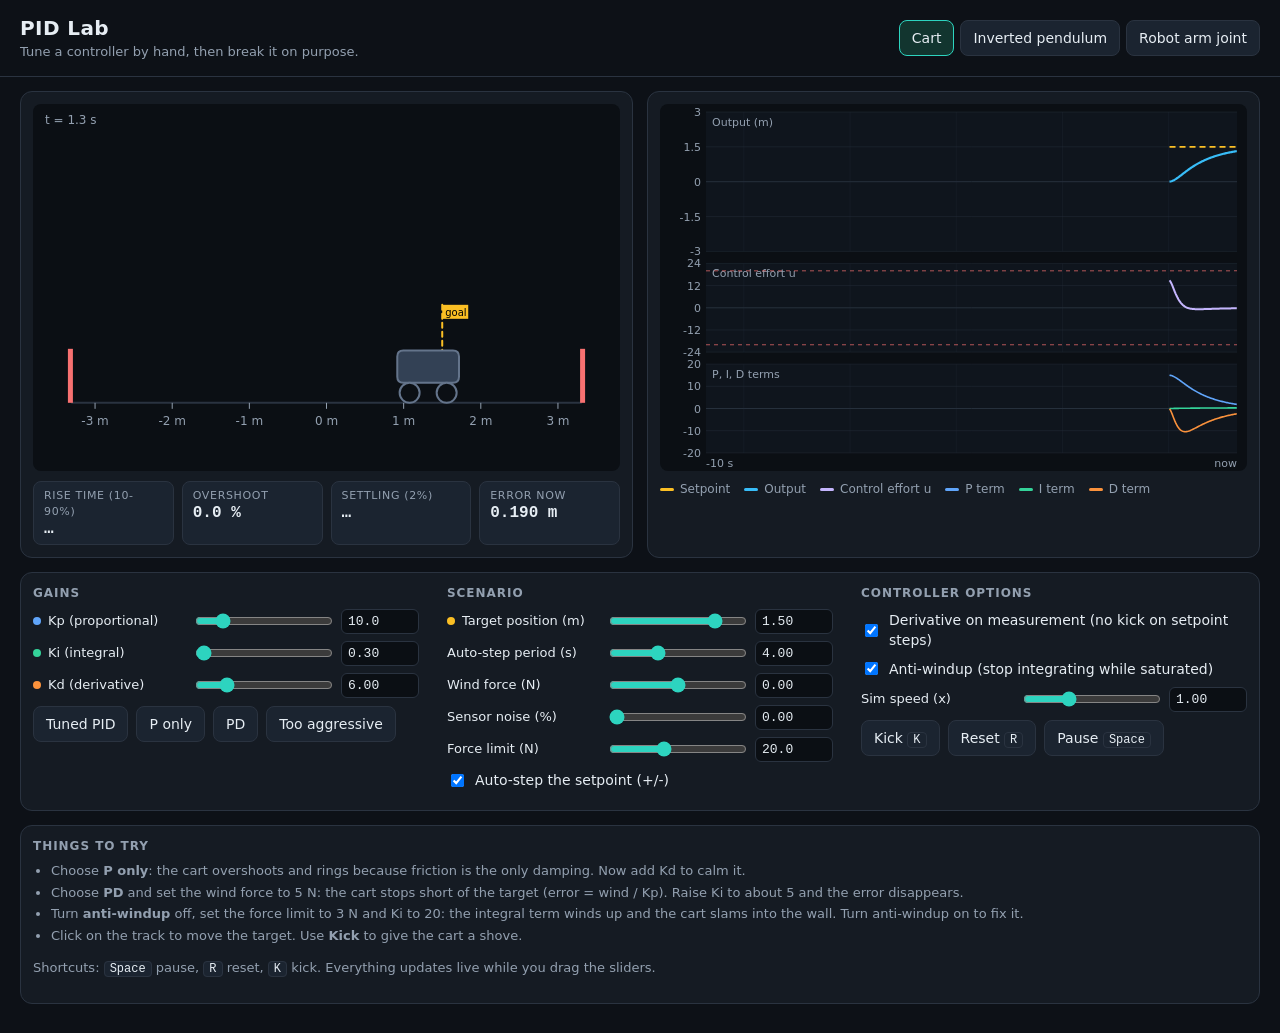
<file: projects/pid-lab/index.html>
<!doctype html>
<html lang="en">
<head>
<meta charset="utf-8">
<meta name="viewport" content="width=device-width, initial-scale=1">
<title>PID Lab</title>
<style>
  :root{
    --bg:#0d1117; --panel:#151b23; --panel2:#1b2430; --line:#2a3340; --text:#e6edf3; --mute:#93a0b0;
    --acc:#2dd4bf; --sp:#fbbf24; --out:#38bdf8; --u:#c4b5fd; --p:#60a5fa; --i:#34d399; --d:#fb923c; --bad:#f87171;
  }
  *{box-sizing:border-box}
  [hidden]{display:none!important}
  body{margin:0;background:var(--bg);color:var(--text);font:14px/1.45 system-ui,"Segoe UI",Roboto,sans-serif}
  header{display:flex;flex-wrap:wrap;gap:12px;align-items:center;justify-content:space-between;padding:14px 20px;border-bottom:1px solid var(--line)}
  h1{font-size:20px;margin:0;letter-spacing:.02em}
  .sub{color:var(--mute);font-size:13px}
  h3{margin:0 0 6px;font-size:12px;letter-spacing:.08em;text-transform:uppercase;color:var(--mute)}
  main{display:grid;grid-template-columns:minmax(300px,1fr) minmax(300px,1fr);gap:14px;padding:14px 20px 28px;max-width:1500px;margin:0 auto}
  .card{background:var(--panel);border:1px solid var(--line);border-radius:12px;padding:12px}
  canvas{display:block;width:100%;aspect-ratio:16/10;border-radius:8px;background:#0b0f14;touch-action:manipulation}
  .btn{background:var(--panel2);color:var(--text);border:1px solid var(--line);border-radius:8px;padding:7px 12px;cursor:pointer;font:inherit}
  .btn:hover{border-color:var(--acc)}
  .btn:focus-visible,input:focus-visible{outline:2px solid var(--acc);outline-offset:2px}
  .btn[aria-pressed=true]{background:#12352f;border-color:var(--acc)}
  .tabs{display:flex;gap:6px;flex-wrap:wrap}
  .chips{display:grid;grid-template-columns:repeat(4,1fr);gap:8px;margin-top:10px}
  .chip{background:var(--panel2);border:1px solid var(--line);border-radius:8px;padding:6px 10px;min-width:0}
  .chip span{display:block;color:var(--mute);font-size:11px;text-transform:uppercase;letter-spacing:.06em}
  .chip b{display:block;font:600 16px ui-monospace,Consolas,monospace;white-space:nowrap;overflow:hidden;text-overflow:ellipsis}
  .legend{display:flex;flex-wrap:wrap;gap:14px;margin-top:10px;color:var(--mute);font-size:12px}
  .legend i{display:inline-block;width:14px;height:3px;border-radius:2px;margin-right:6px;vertical-align:middle}
  .controls{grid-column:1/-1;display:grid;grid-template-columns:repeat(auto-fit,minmax(300px,1fr));gap:14px 28px}
  .row{display:grid;grid-template-columns:150px 1fr 78px;gap:10px;align-items:center;margin:7px 0}
  .row .lab{font-size:13px}
  .row .lab i{display:inline-block;width:8px;height:8px;border-radius:50%;margin-right:7px}
  input[type=range]{width:100%;accent-color:var(--acc)}
  input[type=number]{width:100%;background:#0b0f14;color:var(--text);border:1px solid var(--line);border-radius:6px;padding:4px 6px;font:13px ui-monospace,Consolas,monospace}
  .check{display:flex;gap:8px;align-items:center;margin:8px 0;cursor:pointer}
  .btns{display:flex;flex-wrap:wrap;gap:8px;margin:8px 0}
  .help{grid-column:1/-1;color:var(--mute);font-size:13px}
  .help ul{margin:6px 0 0 18px;padding:0}
  .help li{margin:3px 0}
  kbd{background:var(--panel2);border:1px solid var(--line);border-radius:4px;padding:0 5px;font:12px ui-monospace,Consolas,monospace;color:var(--text)}
  @media (max-width:860px){ main{grid-template-columns:1fr;padding:12px} .row{grid-template-columns:120px 1fr 70px} .chips{grid-template-columns:repeat(2,1fr)} }
</style>
</head>
<body>
<header>
  <div>
    <h1>PID Lab</h1>
    <div class="sub">Tune a controller by hand, then break it on purpose.</div>
  </div>
  <nav class="tabs" id="tabs" aria-label="Choose a plant"></nav>
</header>

<main>
  <section class="card">
    <canvas id="sim" aria-label="Animation of the controlled system"></canvas>
    <div class="chips" id="chips"></div>
  </section>

  <section class="card">
    <canvas id="scope" aria-label="Plots of response, control effort and PID terms"></canvas>
    <div class="legend">
      <span><i style="background:var(--sp)"></i>Setpoint</span>
      <span><i style="background:var(--out)"></i>Output</span>
      <span><i style="background:var(--u)"></i>Control effort u</span>
      <span><i style="background:var(--p)"></i>P term</span>
      <span><i style="background:var(--i)"></i>I term</span>
      <span><i style="background:var(--d)"></i>D term</span>
    </div>
  </section>

  <section class="card controls">
    <div>
      <h3>Gains</h3>
      <div id="rows-gains"></div>
      <div class="btns" id="presets" aria-label="Gain presets"></div>
    </div>
    <div>
      <h3>Scenario</h3>
      <div id="rows-scenario"></div>
      <label class="check" id="auto-wrap"><input type="checkbox" id="chk-auto"> Auto-step the setpoint (+/-)</label>
    </div>
    <div>
      <h3>Controller options</h3>
      <label class="check"><input type="checkbox" id="chk-dMeas"> Derivative on measurement (no kick on setpoint steps)</label>
      <label class="check"><input type="checkbox" id="chk-aw"> Anti-windup (stop integrating while saturated)</label>
      <div id="rows-run"></div>
      <div class="btns">
        <button class="btn" id="btn-kick">Kick <kbd>K</kbd></button>
        <button class="btn" id="btn-reset">Reset <kbd>R</kbd></button>
        <button class="btn" id="btn-pause" aria-pressed="false">Pause <kbd>Space</kbd></button>
      </div>
    </div>
  </section>

  <section class="card help" id="help"></section>
</main>

<script>
/* ======================================================================
   SIM CORE START  (pure maths, no DOM)
   ====================================================================== */
const DT = 1 / 240;          // physics + controller step (s)
const G = 9.81;
const clamp = (v, lo, hi) => Math.min(hi, Math.max(lo, v));

function gauss() {
  let u = 0;
  while (u === 0) u = Math.random();
  return Math.sqrt(-2 * Math.log(u)) * Math.cos(2 * Math.PI * Math.random());
}

// One RK4 step of ds/dt = f(s, u, d), with u and d held constant over the step.
function rk4(f, s, u, d, dt) {
  const add = (a, b, k) => a.map((v, i) => v + b[i] * k);
  const k1 = f(s, u, d);
  const k2 = f(add(s, k1, dt / 2), u, d);
  const k3 = f(add(s, k2, dt / 2), u, d);
  const k4 = f(add(s, k3, dt), u, d);
  return s.map((v, i) => v + (dt / 6) * (k1[i] + 2 * k2[i] + 2 * k3[i] + k4[i]));
}

/* ---- Plants -------------------------------------------------------------
   Each plant: state vector s, input u (force or torque), constant disturbance d.
   scale converts SI -> display units (rad -> deg).                           */
const PLANTS = {
  // Mass on a track with viscous friction: m x'' = u + d - b x'
  cart: {
    id: 'cart', label: 'Cart', reverse: false, scale: 1, unit: 'm', scopeRange: [-3, 3], noiseMax: 0.05,
    init: () => [0, 0],
    deriv: (s, u, d) => [s[1], (u + d - 1.0 * s[1]) / 1.0],
    measure: (s) => s[0],
    constrain(sim) {
      const s = sim.s;
      if (Math.abs(s[0]) > 3) { s[0] = Math.sign(s[0]) * 3; s[1] = 0; sim.hit = true; }
    },
    failed: () => false,
    kick: (s) => { s[1] += 2.5; },
  },

  // Inverted pendulum on a cart. State: [x, v, theta, omega], theta from upright (+ = leaning to +x).
  pendulum: {
    id: 'pendulum', label: 'Inverted pendulum', reverse: true, scale: 180 / Math.PI, unit: 'deg', scopeRange: [-30, 30], noiseMax: 0.017,
    init: () => [0, 0, 0.1, 0],
    deriv: (s, u, d) => {
      const M = 1.0, m = 0.3, l = 0.5, b = 0.1;
      const th = s[2], w = s[3], v = s[1];
      const sn = Math.sin(th), cs = Math.cos(th);
      const xdd = (u + d - b * v + m * l * w * w * sn - m * G * sn * cs) / (M + m * sn * sn);
      const thdd = (G * sn - xdd * cs) / l - 0.05 * w;
      return [v, xdd, w, thdd];
    },
    measure: (s) => s[2],
    constrain(sim) {
      const s = sim.s;
      if (Math.abs(s[0]) > 2.6) { s[0] = Math.sign(s[0]) * 2.6; s[1] = 0; sim.hit = true; }
    },
    failed: (s) => Math.abs(s[2]) > 1.2,
    kick: (s) => { s[3] += (Math.random() < 0.5 ? -1 : 1) * 2.0; },
  },

  // Single robot-arm joint swinging in a vertical plane. theta measured up from horizontal.
  arm: {
    id: 'arm', label: 'Robot arm joint', reverse: false, scale: 180 / Math.PI, unit: 'deg', scopeRange: [-90, 120], noiseMax: 0.05,
    init: () => [0, 0],
    deriv: (s, u, d) => {
      const J = 0.1, m = 1.0, lc = 0.25, b = 0.2;
      return [s[1], (u + d - m * G * lc * Math.cos(s[0]) - b * s[1]) / J];
    },
    measure: (s) => s[0],
    constrain(sim) {
      const s = sim.s, lo = -1.6, hi = 2.0;
      if (s[0] < lo) { s[0] = lo; s[1] = Math.max(0, s[1]); sim.hit = true; }
      if (s[0] > hi) { s[0] = hi; s[1] = Math.min(0, s[1]); sim.hit = true; }
    },
    failed: () => false,
    kick: (s) => { s[1] += 3; },
  },
};

/* ---- PID controller ----------------------------------------------------- */
function makePID() {
  return { integ: 0, dFilt: 0, yPrev: 0, ePrev: 0, primed: false, P: 0, I: 0, D: 0, u: 0, uRaw: 0 };
}

// g: {kp,ki,kd}   o: {umax, aw, dMeas, dTau}
function pidStep(c, y, r, reverse, g, dt, o) {
  const e = reverse ? y - r : r - y;                 // reverse-acting for the pendulum
  if (!c.primed) { c.yPrev = y; c.ePrev = e; c.primed = true; }
  const raw = o.dMeas ? (reverse ? 1 : -1) * (y - c.yPrev) / dt : (e - c.ePrev) / dt;
  c.dFilt += (dt / (o.dTau + dt)) * (raw - c.dFilt);  // first-order low-pass on the derivative
  c.yPrev = y; c.ePrev = e;

  c.P = g.kp * e;
  c.D = g.kd * c.dFilt;
  const integNew = c.integ + e * dt;
  const uNew = c.P + g.ki * integNew + c.D;
  const saturated = Math.abs(uNew) > o.umax;
  // Conditional integration: skip accumulating while saturated and pushing further into saturation.
  if (!o.aw || !saturated || Math.sign(e) !== Math.sign(uNew)) c.integ = integNew;
  c.I = g.ki * c.integ;
  c.uRaw = c.P + c.I + c.D;
  c.u = clamp(c.uRaw, -o.umax, o.umax);
  return c.u;
}

/* ---- Simulation --------------------------------------------------------- */
function makeSim(id) {
  const p = PLANTS[id];
  return { p, s: p.init(), pid: makePID(), t: 0, hit: false, fell: false, last: { y: p.measure(p.init()), r: 0, u: 0 } };
}

// prm (SI units): kp ki kd r d noise umax aw dMeas dTau cx cv
function simStep(sim, prm) {
  const p = sim.p, s = sim.s;
  let r = prm.r;
  if (p.id === 'pendulum') r = clamp(-prm.cx * s[0] - prm.cv * s[1], -0.35, 0.35);  // outer centering loop
  const y = p.measure(s) + (prm.noise > 0 ? prm.noise * gauss() : 0);
  const u = pidStep(sim.pid, y, r, p.reverse, prm, DT, prm);
  sim.s = rk4(p.deriv, s, u, prm.d, DT);
  p.constrain(sim);
  sim.t += DT;
  if (p.failed(sim.s)) sim.fell = true;
  sim.last = { y: p.measure(sim.s), r, u };
}
/* SIM CORE END */

/* ======================================================================
   UI
   ====================================================================== */
const UI = {
  cart: {
    r: [-2.5, 2.5, 0.05, 1.5], kp: [0, 60, 0.1, 10], ki: [0, 40, 0.05, 0.3], kd: [0, 30, 0.1, 6],
    d: [-10, 10, 0.5, 0], umax: [1, 50, 1, 20], cx: null, auto: true,
    rLabel: 'Target position (m)', dLabel: 'Wind force (N)', uLabel: 'Force limit (N)',
    presets: [
      { n: 'Tuned PID', kp: 10, ki: 0.3, kd: 6 },
      { n: 'P only', kp: 10, ki: 0, kd: 0 },
      { n: 'PD', kp: 10, ki: 0, kd: 6 },
      { n: 'Too aggressive', kp: 50, ki: 20, kd: 1 },
    ],
    tips: [
      'Choose <b>P only</b>: the cart overshoots and rings because friction is the only damping. Now add Kd to calm it.',
      'Choose <b>PD</b> and set the wind force to 5 N: the cart stops short of the target (error = wind / Kp). Raise Ki to about 5 and the error disappears.',
      'Turn <b>anti-windup</b> off, set the force limit to 3 N and Ki to 20: the integral term winds up and the cart slams into the wall. Turn anti-windup on to fix it.',
      'Click on the track to move the target. Use <b>Kick</b> to give the cart a shove.',
    ],
  },
  pendulum: {
    r: null, kp: [0, 120, 0.5, 30], ki: [0, 60, 0.5, 0], kd: [0, 30, 0.1, 3],
    d: [-10, 10, 0.5, 0], umax: [5, 80, 1, 40], cx: [0, 10, 0.1, 1], auto: false,
    dLabel: 'Constant push (N)', uLabel: 'Force limit (N)', cxLabel: 'Cart centering (deg/m)',
    presets: [
      { n: 'Balanced', kp: 30, ki: 0, kd: 3 },
      { n: 'Too little Kp', kp: 8, ki: 0, kd: 3 },
      { n: 'No Kd', kp: 30, ki: 0, kd: 0 },
      { n: 'Stiff', kp: 80, ki: 0, kd: 8 },
    ],
    tips: [
      'The pendulum is <b>unstable</b>. With Kp below about 12 it cannot be caught, and with no Kd it swings wider and wider until it falls.',
      'Click left or right of the cart to give it a push, or press <b>Kick</b>. Lower the force limit and the same push can topple it.',
      'Set <b>cart centering</b> to 0 and the cart slowly drifts into a wall. Raise it to keep the cart near the middle.',
      'Add a constant push with Ki at zero: the pendulum ends up leaning. Add some Ki and it straightens up.',
    ],
  },
  arm: {
    r: [-80, 110, 1, 45], kp: [0, 100, 0.5, 25], ki: [0, 80, 0.5, 10], kd: [0, 20, 0.1, 2.5],
    d: [-3, 3, 0.1, 0], umax: [1, 20, 0.5, 8], cx: null, auto: true,
    rLabel: 'Target angle (deg)', dLabel: 'Extra torque (N·m)', uLabel: 'Torque limit (N·m)',
    presets: [
      { n: 'Tuned PID', kp: 25, ki: 10, kd: 2.5 },
      { n: 'P only', kp: 25, ki: 0, kd: 0 },
      { n: 'PD', kp: 25, ki: 0, kd: 2.5 },
      { n: 'Sluggish', kp: 6, ki: 1, kd: 1 },
    ],
    tips: [
      'Gravity keeps pulling the arm down. With <b>P only</b> it stops short of the target. Ki removes that gap.',
      'Add sensor noise, then raise Kd: the torque trace gets jagged because the derivative amplifies noise.',
      'Click around the pivot in the animation to set the target angle.',
      'Lower the torque limit below about 2.5 N·m and the arm can no longer lift itself from horizontal.',
    ],
  },
};

const $ = (id) => document.getElementById(id);
const css = getComputedStyle(document.documentElement);
const C = {};
['--bg', '--panel', '--line', '--text', '--mute', '--acc', '--sp', '--out', '--u', '--p', '--i', '--d', '--bad']
  .forEach((k) => { C[k.slice(2)] = css.getPropertyValue(k).trim() || '#888'; });

const simCanvas = $('sim'), scopeCanvas = $('scope');
const params = { kp: 0, ki: 0, kd: 0, r: 0, d: 0, noise: 0, umax: 10, cx: 0, speed: 1, period: 4, auto: false, aw: true, dMeas: true };
const CV_RATIO = 1.2;            // centering velocity gain relative to position gain
let plantId = 'cart', sim = null, paused = false;
let hist = [], stepLog = null, rPrev = null, sampleCtr = 0, chipCtr = 0;
let acc = 0, lastNow = performance.now();

/* ---- Control rows ------------------------------------------------------- */
const fmt = (v) => { const a = Math.abs(v); return a >= 100 ? v.toFixed(0) : a >= 10 ? v.toFixed(1) : v.toFixed(2); };

function rowHTML(key, label, color) {
  const dot = color ? `<i style="background:var(--${color})"></i>` : '';
  return `<div class="row" id="row-${key}"><label class="lab" for="rng-${key}">${dot}<span id="lab-${key}">${label}</span></label>` +
    `<input type="range" id="rng-${key}"><input type="number" id="num-${key}" aria-label="${label} value"></div>`;
}

$('rows-gains').innerHTML = rowHTML('kp', 'Kp (proportional)', 'p') + rowHTML('ki', 'Ki (integral)', 'i') + rowHTML('kd', 'Kd (derivative)', 'd');
$('rows-scenario').innerHTML = rowHTML('r', 'Target', 'sp') + rowHTML('period', 'Auto-step period (s)') + rowHTML('d', 'Disturbance') +
  rowHTML('noise', 'Sensor noise (%)') + rowHTML('umax', 'Actuator limit') + rowHTML('cx', 'Cart centering');
$('rows-run').innerHTML = rowHTML('speed', 'Sim speed (x)');

function setParam(key, v) {
  params[key] = v;
  $('rng-' + key).value = v;
  $('num-' + key).value = fmt(v);
}

function bindRow(key) {
  const rng = $('rng-' + key), num = $('num-' + key);
  rng.addEventListener('input', () => { const v = parseFloat(rng.value); params[key] = v; num.value = fmt(v); });
  num.addEventListener('change', () => { const v = parseFloat(num.value); if (!Number.isNaN(v)) { params[key] = v; rng.value = v; } });
}
['kp', 'ki', 'kd', 'r', 'period', 'd', 'noise', 'umax', 'cx', 'speed'].forEach(bindRow);

function configRow(key, spec, label) {
  const row = $('row-' + key);
  row.hidden = !spec;
  if (!spec) return;
  const [mn, mx, st, def] = spec;
  for (const el of [$('rng-' + key), $('num-' + key)]) { el.min = mn; el.max = mx; el.step = st; }
  if (label) $('lab-' + key).textContent = label;
  setParam(key, def);
}

for (const [k, spec] of [['period', [1, 10, 0.5, 4]], ['noise', [0, 100, 1, 0]], ['speed', [0.1, 3, 0.05, 1]]]) configRow(k, spec);

$('chk-auto').addEventListener('change', (e) => { params.auto = e.target.checked; });
$('chk-aw').addEventListener('change', (e) => { params.aw = e.target.checked; });
$('chk-dMeas').addEventListener('change', (e) => { params.dMeas = e.target.checked; });
$('chk-aw').checked = params.aw;
$('chk-dMeas').checked = params.dMeas;

/* ---- Plant switching ---------------------------------------------------- */
function buildTabs() {
  const nav = $('tabs');
  nav.innerHTML = '';
  for (const id of Object.keys(PLANTS)) {
    const b = document.createElement('button');
    b.className = 'btn';
    b.textContent = PLANTS[id].label;
    b.setAttribute('aria-pressed', String(id === plantId));
    b.addEventListener('click', () => applyPlant(id));
    nav.appendChild(b);
  }
}

function applyPlant(id) {
  plantId = id;
  const u = UI[id];
  buildTabs();
  configRow('kp', u.kp); configRow('ki', u.ki); configRow('kd', u.kd);
  configRow('r', u.r, u.rLabel);
  configRow('d', u.d, u.dLabel);
  configRow('umax', u.umax, u.uLabel);
  configRow('cx', u.cx, u.cxLabel);
  setParam('noise', 0);
  params.auto = !!u.auto;
  $('chk-auto').checked = params.auto;
  $('auto-wrap').hidden = !u.auto;
  $('row-period').hidden = !u.auto;

  const pres = $('presets');
  pres.innerHTML = '';
  for (const p of u.presets) {
    const b = document.createElement('button');
    b.className = 'btn';
    b.textContent = p.n;
    b.addEventListener('click', () => { setParam('kp', p.kp); setParam('ki', p.ki); setParam('kd', p.kd); });
    pres.appendChild(b);
  }

  $('help').innerHTML = '<h3>Things to try</h3><ul>' + u.tips.map((t) => `<li>${t}</li>`).join('') + '</ul>' +
    '<p>Shortcuts: <kbd>Space</kbd> pause, <kbd>R</kbd> reset, <kbd>K</kbd> kick. Everything updates live while you drag the sliders.</p>';
  resetSim();
}

function resetSim() {
  sim = makeSim(plantId);
  hist = [];
  stepLog = null;
  rPrev = null;
  acc = 0;
}

/* ---- Setpoint helpers --------------------------------------------------- */
function rEff() {      // effective setpoint in display units, including auto-step
  let r = params.r;
  if (params.auto && !$('row-r').hidden) { if (Math.floor(sim.t / params.period) % 2 === 1) r = -r; }
  return r;
}

function buildPrm() {
  const p = sim.p;
  const cx = params.cx * Math.PI / 180;
  return {
    kp: params.kp, ki: params.ki, kd: params.kd, d: params.d,
    noise: (params.noise / 100) * p.noiseMax, umax: params.umax,
    aw: params.aw, dMeas: params.dMeas, dTau: 0.04,
    cx, cv: cx * CV_RATIO, r: 0,
  };
}

/* ---- Main loop ---------------------------------------------------------- */
function stepOnce(prm) {
  const p = sim.p, sc = p.scale;
  const rd = p.id === 'pendulum' ? 0 : rEff();
  if (rPrev === null || Math.abs(rd - rPrev) > 1e-9) {
    rPrev = rd;
    if (p.id !== 'pendulum') stepLog = { t0: sim.t, y0: p.measure(sim.s) * sc, r: rd, s: [] };
  }
  prm.r = rd / sc;
  simStep(sim, prm);
  if (++sampleCtr % 4 === 0) {
    const L = sim.last;
    const rec = { t: sim.t, r: L.r * sc, y: L.y * sc, u: L.u, P: sim.pid.P, I: sim.pid.I, D: sim.pid.D };
    hist.push(rec);
    while (hist.length && hist[0].t < sim.t - 10.5) hist.shift();
    if (stepLog && stepLog.s.length < 6000) stepLog.s.push({ t: rec.t, y: rec.y });
  }
}

function frame(now) {
  const dtReal = Math.min(0.05, (now - lastNow) / 1000);
  lastNow = now;
  if (!paused && !sim.fell) acc += dtReal * params.speed;
  const prm = buildPrm();
  let n = 0;
  while (acc >= DT && n < 1500 && !sim.fell) { stepOnce(prm); acc -= DT; n++; }
  if (sim.fell) acc = 0;
  drawSim();
  drawScope();
  if (++chipCtr % 6 === 0) updateChips();
  requestAnimationFrame(frame);
}

/* ---- Metrics chips ------------------------------------------------------ */
function stepStats() {
  if (!stepLog) return null;
  const { y0, r, s, t0 } = stepLog;
  const A = r - y0;
  if (Math.abs(A) < 1e-6 || s.length < 5) return null;
  let t10 = null, t90 = null, peak = -Infinity, lastOut = null;
  for (const q of s) {
    const f = (q.y - y0) / A;
    if (t10 === null && f >= 0.1) t10 = q.t;
    if (t90 === null && f >= 0.9) t90 = q.t;
    if (f > peak) peak = f;
    if (Math.abs(q.y - r) > 0.02 * Math.abs(A)) lastOut = q.t;
  }
  const now = s[s.length - 1];
  return {
    rise: t10 !== null && t90 !== null ? t90 - t10 : null,
    os: Math.max(0, (peak - 1) * 100),
    settle: lastOut === null ? 0 : (now.t - lastOut < 0.5 ? null : lastOut - t0),
    err: r - now.y,
  };
}

function setChips(items) {
  const el = $('chips');
  if (el.children.length !== items.length) {
    el.innerHTML = items.map((_, i) => `<div class="chip"><span id="cl${i}"></span><b id="cv${i}"></b></div>`).join('');
  }
  items.forEach(([l, v], i) => { $('cl' + i).textContent = l; $('cv' + i).textContent = v; });
}

function updateChips() {
  const p = sim.p, sc = p.scale, u = p.unit === 'deg' ? '°' : ' m';
  if (p.id === 'pendulum') {
    setChips([
      ['Angle', (sim.s[2] * sc).toFixed(1) + '°'],
      ['Cart position', sim.s[0].toFixed(2) + ' m'],
      ['Time balanced', sim.t.toFixed(1) + ' s'],
      ['Status', sim.fell ? 'Fell over' : sim.hit ? 'Hit a wall' : 'Balanced'],
    ]);
    return;
  }
  const st = stepStats();
  const f = (v, d, s) => (v === null ? '…' : v.toFixed(d) + s);
  setChips([
    ['Rise time (10-90%)', st ? f(st.rise, 2, ' s') : '—'],
    ['Overshoot', st ? st.os.toFixed(1) + ' %' : '—'],
    ['Settling (2%)', st ? f(st.settle, 2, ' s') : '—'],
    ['Error now', st ? st.err.toFixed(p.id === 'arm' ? 1 : 3) + u : '—'],
  ]);
}

/* ---- Drawing helpers ---------------------------------------------------- */
function fit(c) {
  const r = c.getBoundingClientRect();
  const d = window.devicePixelRatio || 1;
  const w = Math.max(10, Math.round(r.width * d)), h = Math.max(10, Math.round(r.height * d));
  if (c.width !== w || c.height !== h) { c.width = w; c.height = h; }
  const ctx = c.getContext('2d');
  ctx.setTransform(d, 0, 0, d, 0, 0);
  return { ctx, w: r.width, h: r.height };
}

function rrect(ctx, x, y, w, h, r) {
  ctx.beginPath();
  ctx.moveTo(x + r, y); ctx.lineTo(x + w - r, y); ctx.quadraticCurveTo(x + w, y, x + w, y + r);
  ctx.lineTo(x + w, y + h - r); ctx.quadraticCurveTo(x + w, y + h, x + w - r, y + h);
  ctx.lineTo(x + r, y + h); ctx.quadraticCurveTo(x, y + h, x, y + h - r);
  ctx.lineTo(x, y + r); ctx.quadraticCurveTo(x, y, x + r, y); ctx.closePath();
}

function arrow(ctx, x0, y0, x1, y1, color, wdt) {
  const len = Math.hypot(x1 - x0, y1 - y0);
  if (len < 3) return;
  const a = Math.atan2(y1 - y0, x1 - x0), hd = Math.min(10, len * 0.5);
  ctx.strokeStyle = color; ctx.fillStyle = color; ctx.lineWidth = wdt || 3; ctx.lineCap = 'round';
  ctx.beginPath(); ctx.moveTo(x0, y0); ctx.lineTo(x1 - Math.cos(a) * hd * 0.6, y1 - Math.sin(a) * hd * 0.6); ctx.stroke();
  ctx.beginPath(); ctx.moveTo(x1, y1);
  ctx.lineTo(x1 - hd * Math.cos(a - 0.45), y1 - hd * Math.sin(a - 0.45));
  ctx.lineTo(x1 - hd * Math.cos(a + 0.45), y1 - hd * Math.sin(a + 0.45));
  ctx.closePath(); ctx.fill();
}

function drawCartScene(ctx, w, h, pend) {
  const lim = pend ? 2.6 : 3, span = pend ? 6 : 7;
  const sc = (w * 0.92) / span, ox = w / 2, gy = h * 0.76;
  const X = (m) => ox + m * sc;
  const x = sim.s[0], umax = params.umax;

  ctx.strokeStyle = C.line; ctx.lineWidth = 2;
  ctx.beginPath(); ctx.moveTo(X(-lim - 0.3), gy + 20); ctx.lineTo(X(lim + 0.3), gy + 20); ctx.stroke();
  ctx.fillStyle = C.mute; ctx.textAlign = 'center';
  for (let m = -Math.floor(lim); m <= Math.floor(lim); m++) { ctx.fillRect(X(m) - 0.5, gy + 20, 1, 6); ctx.fillText(m + ' m', X(m), gy + 42); }
  ctx.fillStyle = C.bad;
  ctx.fillRect(X(-lim - 0.3) - 4, gy - 34, 5, 54); ctx.fillRect(X(lim + 0.3) - 1, gy - 34, 5, 54);

  if (!pend) {
    const tx = X(rEff());
    ctx.strokeStyle = C.sp; ctx.lineWidth = 2; ctx.setLineDash([5, 4]);
    ctx.beginPath(); ctx.moveTo(tx, gy - 78); ctx.lineTo(tx, gy + 20); ctx.stroke(); ctx.setLineDash([]);
    ctx.fillStyle = C.sp; ctx.fillRect(tx, gy - 78, 26, 14);
    ctx.fillStyle = '#000'; ctx.textAlign = 'left'; ctx.font = '10px system-ui, sans-serif'; ctx.fillText('goal', tx + 3, gy - 67); ctx.font = '12px system-ui, sans-serif';
  }

  const cw = 0.8 * sc, ch = Math.min(0.42 * sc, 50);
  ctx.fillStyle = '#334155'; ctx.strokeStyle = '#64748b'; ctx.lineWidth = 2;
  rrect(ctx, X(x) - cw / 2, gy - ch, cw, ch, 6); ctx.fill(); ctx.stroke();
  ctx.fillStyle = '#0b0f14'; ctx.strokeStyle = '#64748b';
  for (const dx of [-cw * 0.3, cw * 0.3]) { ctx.beginPath(); ctx.arc(X(x) + dx, gy + 10, 10, 0, 7); ctx.fill(); ctx.stroke(); }

  if (pend) {
    const th = sim.s[2], px = X(x), py = gy - ch, Lr = Math.min(h * 0.55, w * 0.32);
    ctx.strokeStyle = C.line; ctx.lineWidth = 1; ctx.setLineDash([4, 5]);
    ctx.beginPath(); ctx.moveTo(px, py); ctx.lineTo(px, py - Lr - 14); ctx.stroke(); ctx.setLineDash([]);
    const tx = px + Lr * Math.sin(th), ty = py - Lr * Math.cos(th);
    ctx.strokeStyle = C.out; ctx.lineWidth = 5; ctx.lineCap = 'round';
    ctx.beginPath(); ctx.moveTo(px, py); ctx.lineTo(tx, ty); ctx.stroke();
    ctx.fillStyle = C.out; ctx.beginPath(); ctx.arc(tx, ty, 12, 0, 7); ctx.fill();
    ctx.fillStyle = '#0b0f14'; ctx.beginPath(); ctx.arc(px, py, 4, 0, 7); ctx.fill();
    ctx.fillStyle = C.mute; ctx.textAlign = 'left';
    ctx.fillText('angle ' + (th * 180 / Math.PI).toFixed(1) + '°', 12, 38);
  }

  arrow(ctx, X(x), gy - ch / 2, X(x) + (sim.last.u / umax) * w * 0.22, gy - ch / 2, C.u, 4);
  if (Math.abs(params.d) > 1e-9) {
    const dir = Math.sign(params.d), len = clamp(Math.abs(params.d) / 10, 0.15, 1) * 70, x0 = w - 100;
    arrow(ctx, x0 - dir * len / 2, 30, x0 + dir * len / 2, 30, C.d, 3);
    ctx.fillStyle = C.mute; ctx.textAlign = 'center'; ctx.fillText('disturbance', x0, 52);
  }
}

function drawArm(ctx, w, h) {
  const px = w * 0.3, py = h * 0.62, Lr = Math.min(w * 0.42, h * 0.52);
  const a = sim.s[0], ar = sim.last.r, u = sim.last.u, umax = params.umax;
  const tip = (ang) => [px + Lr * Math.cos(ang), py - Lr * Math.sin(ang)];

  ctx.strokeStyle = C.line; ctx.lineWidth = 1; ctx.setLineDash([4, 5]);
  ctx.beginPath(); ctx.moveTo(px - 24, py); ctx.lineTo(px + Lr + 30, py); ctx.stroke();
  ctx.beginPath(); ctx.arc(px, py, Lr, -2.0, 1.6); ctx.stroke(); ctx.setLineDash([]);

  const [gx, gyy] = tip(ar);
  ctx.strokeStyle = C.sp; ctx.lineWidth = 3; ctx.setLineDash([6, 5]);
  ctx.beginPath(); ctx.moveTo(px, py); ctx.lineTo(gx, gyy); ctx.stroke(); ctx.setLineDash([]);
  ctx.fillStyle = C.sp; ctx.beginPath(); ctx.arc(gx, gyy, 6, 0, 7); ctx.fill();

  const [tx, ty] = tip(a);
  ctx.strokeStyle = C.out; ctx.lineWidth = 9; ctx.lineCap = 'round';
  ctx.beginPath(); ctx.moveTo(px, py); ctx.lineTo(tx, ty); ctx.stroke();
  ctx.fillStyle = C.out; ctx.beginPath(); ctx.arc(tx, ty, 13, 0, 7); ctx.fill();
  ctx.fillStyle = '#0b0f14'; ctx.beginPath(); ctx.arc(px, py, 6, 0, 7); ctx.fill();

  const frac = clamp(u / umax, -1, 1), delta = frac * 1.2;
  if (Math.abs(delta) > 0.02) {
    ctx.strokeStyle = C.u; ctx.lineWidth = 5; ctx.lineCap = 'round';
    ctx.beginPath(); ctx.arc(px, py, 38, -a, -(a + delta), delta > 0); ctx.stroke();
  }
  arrow(ctx, tx, ty + 16, tx, ty + 46, C.mute, 2);
  ctx.fillStyle = C.mute; ctx.textAlign = 'left';
  ctx.fillText('angle ' + (a * 180 / Math.PI).toFixed(1) + '°', 12, 38);
  ctx.fillText('gravity', tx + 8, ty + 50);
  if (Math.abs(params.d) > 1e-9) ctx.fillText('extra torque ' + params.d.toFixed(1) + ' N·m', 12, 56);
}

function drawSim() {
  const { ctx, w, h } = fit(simCanvas);
  ctx.clearRect(0, 0, w, h);
  ctx.font = '12px system-ui, sans-serif';
  const id = sim.p.id;
  if (id === 'arm') drawArm(ctx, w, h); else drawCartScene(ctx, w, h, id === 'pendulum');
  ctx.fillStyle = C.mute; ctx.textAlign = 'left';
  ctx.fillText('t = ' + sim.t.toFixed(1) + ' s' + (paused ? '  (paused)' : ''), 12, 20);
  if (sim.fell) {
    ctx.fillStyle = 'rgba(13,17,23,0.72)'; ctx.fillRect(0, 0, w, h);
    ctx.fillStyle = C.bad; ctx.textAlign = 'center'; ctx.font = '600 22px system-ui, sans-serif';
    ctx.fillText('It fell over at t = ' + sim.t.toFixed(1) + ' s', w / 2, h * 0.45);
    ctx.fillStyle = C.text; ctx.font = '14px system-ui, sans-serif';
    ctx.fillText('Adjust the gains and press R to try again', w / 2, h * 0.45 + 28);
  }
}

/* ---- Scope -------------------------------------------------------------- */
function niceCeil(v) {
  const e = Math.pow(10, Math.floor(Math.log10(v))), f = v / e;
  return (f <= 1 ? 1 : f <= 2 ? 2 : f <= 5 ? 5 : 10) * e;
}

function panel(ctx, x, y, w, h, t0, t1, lo, hi, label, series, hlines) {
  ctx.fillStyle = '#0f151d'; ctx.fillRect(x, y, w, h);
  const Y = (v) => y + h - ((v - lo) / (hi - lo)) * h;
  const T = (t) => x + ((t - t0) / (t1 - t0)) * w;
  ctx.lineWidth = 1; ctx.strokeStyle = C.line; ctx.fillStyle = C.mute; ctx.textAlign = 'right';
  for (let i = 0; i <= 4; i++) {
    const v = lo + ((hi - lo) * i) / 4, yy = Y(v);
    ctx.globalAlpha = i === 2 && lo < 0 ? 0.9 : 0.4;
    ctx.beginPath(); ctx.moveTo(x, yy); ctx.lineTo(x + w, yy); ctx.stroke();
    ctx.globalAlpha = 1;
    ctx.fillText(Math.abs(v) >= 100 ? v.toFixed(0) : (Math.round(v * 100) / 100).toString(), x - 5, yy + 4);
  }
  ctx.globalAlpha = 0.25;
  for (let t = Math.ceil(t0 / 2) * 2; t <= t1; t += 2) { ctx.beginPath(); ctx.moveTo(T(t), y); ctx.lineTo(T(t), y + h); ctx.stroke(); }
  ctx.globalAlpha = 1;
  ctx.textAlign = 'left'; ctx.fillStyle = C.mute; ctx.fillText(label, x + 6, y + 14);

  ctx.save(); ctx.beginPath(); ctx.rect(x, y, w, h); ctx.clip();
  for (const hl of hlines || []) {
    ctx.strokeStyle = hl.c; ctx.setLineDash([4, 4]); ctx.globalAlpha = 0.7;
    ctx.beginPath(); ctx.moveTo(x, Y(hl.v)); ctx.lineTo(x + w, Y(hl.v)); ctx.stroke();
  }
  ctx.setLineDash([]); ctx.globalAlpha = 1;
  for (const s of series) {
    ctx.strokeStyle = s.c; ctx.lineWidth = s.w || 1.6; ctx.setLineDash(s.dash || []);
    ctx.beginPath();
    let started = false;
    for (const q of hist) {
      if (q.t < t0) continue;
      const xx = T(q.t), yy = Y(q[s.k]);
      if (!started) { ctx.moveTo(xx, yy); started = true; } else ctx.lineTo(xx, yy);
    }
    ctx.stroke();
  }
  ctx.setLineDash([]); ctx.restore();
}

function drawScope() {
  const { ctx, w, h } = fit(scopeCanvas);
  ctx.clearRect(0, 0, w, h);
  ctx.font = '11px system-ui, sans-serif';
  const L = 46, R = 10, T = 8, B = 18, GAP = 12;
  const H = h - T - B - 2 * GAP, hs = [H * 0.44, H * 0.28, H * 0.28];
  const pw = w - L - R, t1 = sim.t, t0 = t1 - 10;
  const p = sim.p, um = params.umax;
  let y = T;
  panel(ctx, L, y, pw, hs[0], t0, t1, p.scopeRange[0], p.scopeRange[1], 'Output (' + p.unit + ')',
    [{ k: 'r', c: C.sp, dash: [6, 4] }, { k: 'y', c: C.out, w: 2.2 }]);
  y += hs[0] + GAP;
  panel(ctx, L, y, pw, hs[1], t0, t1, -um * 1.2, um * 1.2, 'Control effort u',
    [{ k: 'u', c: C.u, w: 2 }], [{ v: um, c: C.bad }, { v: -um, c: C.bad }]);
  y += hs[1] + GAP;
  let m = 0;
  for (const q of hist) m = Math.max(m, Math.abs(q.P), Math.abs(q.I), Math.abs(q.D));
  m = niceCeil(Math.max(m * 1.1, 0.5));
  panel(ctx, L, y, pw, hs[2], t0, t1, -m, m, 'P, I, D terms',
    [{ k: 'P', c: C.p }, { k: 'I', c: C.i }, { k: 'D', c: C.d }]);
  ctx.fillStyle = C.mute; ctx.textAlign = 'left'; ctx.fillText('-10 s', L, h - 4);
  ctx.textAlign = 'right'; ctx.fillText('now', L + pw, h - 4);
}

/* ---- Input -------------------------------------------------------------- */
function kick() {
  if (sim.fell) return;
  sim.p.kick(sim.s);
}

function reset() { resetSim(); }

function togglePause() {
  paused = !paused;
  $('btn-pause').setAttribute('aria-pressed', String(paused));
  $('btn-pause').firstChild.textContent = paused ? 'Resume ' : 'Pause ';
}

$('btn-kick').addEventListener('click', kick);
$('btn-reset').addEventListener('click', reset);
$('btn-pause').addEventListener('click', togglePause);

document.addEventListener('keydown', (e) => {
  if (e.target && e.target.tagName === 'INPUT' && e.target.type === 'number') return;
  if (e.key === ' ') { e.preventDefault(); togglePause(); }
  else if (e.key === 'r' || e.key === 'R') reset();
  else if (e.key === 'k' || e.key === 'K') kick();
});

simCanvas.addEventListener('pointerdown', (e) => {
  const rect = simCanvas.getBoundingClientRect();
  const px = e.clientX - rect.left, py = e.clientY - rect.top, w = rect.width, h = rect.height;
  const id = sim.p.id;
  if (id === 'cart') {
    const span = 7, sc = (w * 0.92) / span;
    const spec = UI.cart.r;
    setParam('r', clamp(Math.round(((px - w / 2) / sc) / 0.05) * 0.05, spec[0], spec[1]));
    params.auto = false; $('chk-auto').checked = false;
  } else if (id === 'arm') {
    const ang = Math.atan2(h * 0.62 - py, px - w * 0.3) * 180 / Math.PI;
    const spec = UI.arm.r;
    setParam('r', clamp(Math.round(ang), spec[0], spec[1]));
    params.auto = false; $('chk-auto').checked = false;
  } else if (id === 'pendulum' && !sim.fell) {
    const sc = (w * 0.92) / 6;
    sim.s[3] += px > w / 2 + sim.s[0] * sc ? 1.5 : -1.5;
  }
});

/* ---- Go ----------------------------------------------------------------- */
applyPlant('cart');
requestAnimationFrame(frame);
</script>
</body>
</html>
</file>
